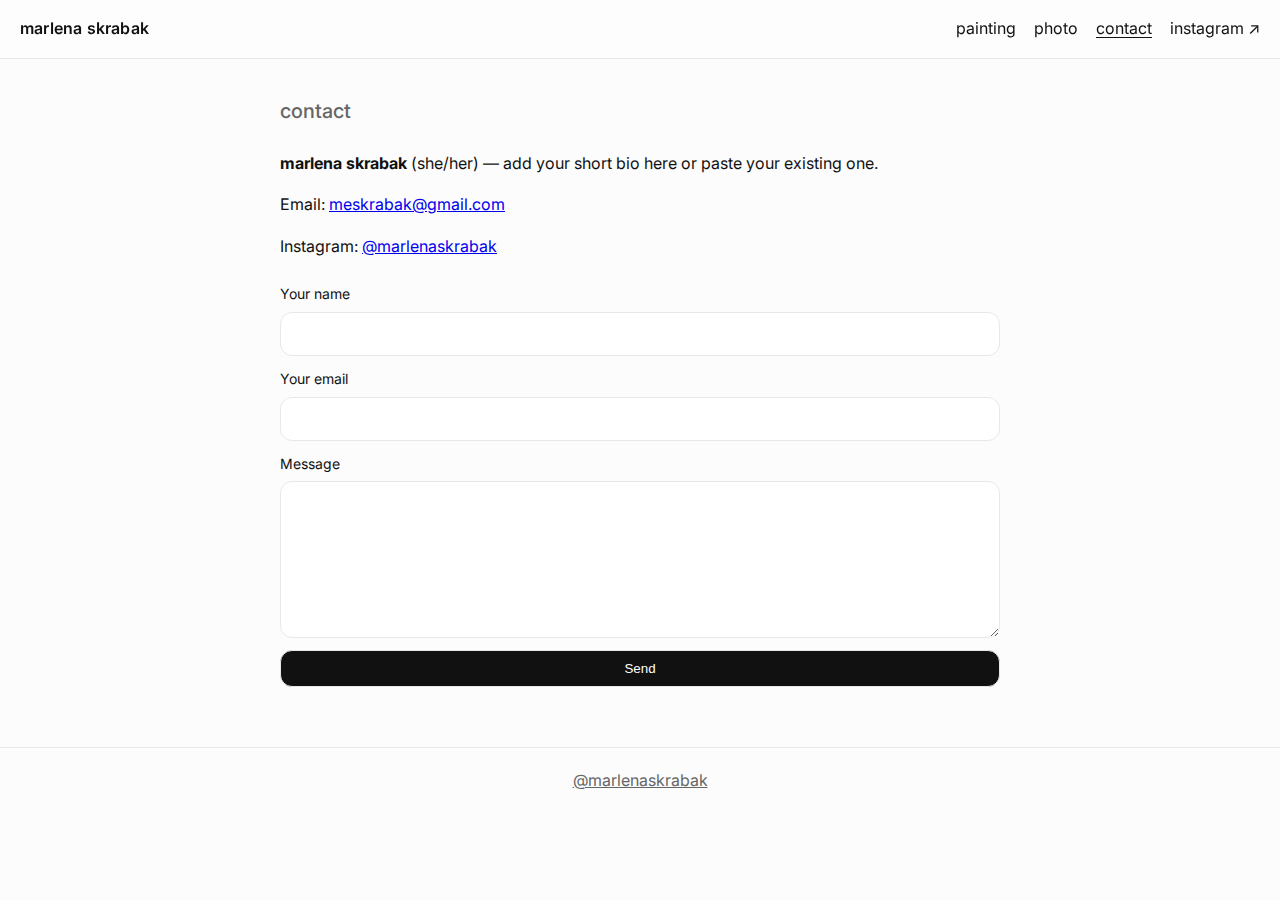
<file: marlena-free-site-format-style/contact.html>
<!DOCTYPE html>
<html lang="en">
<head>
  <meta charset="utf-8" />
  <meta name="viewport" content="width=device-width, initial-scale=1" />
  <title>contact — marlena skrabak</title>
  <link rel="preconnect" href="https://fonts.googleapis.com">
  <link rel="preconnect" href="https://fonts.gstatic.com" crossorigin>
  <link href="https://fonts.googleapis.com/css2?family=Inter:wght@300;400;500;700&display=swap" rel="stylesheet">
  <link rel="stylesheet" href="styles.css" />
</head>
<body>
  <a class="skip" href="#main">Skip to Content</a>
  <header class="site-header">
    <div class="brand"><a href="index.html">marlena skrabak</a></div>
    <nav class="nav">
      <button class="menu-toggle" aria-expanded="false" aria-controls="menu">Open Menu</button>
      <ul id="menu" class="menu">
        <li><a href="index.html">painting</a></li>
        <li><a href="photo.html">photo</a></li>
        <li><a class="active" href="contact.html">contact</a></li>
        <li><a href="https://instagram.com/marlenaskrabak" target="_blank" rel="noopener">instagram ↗</a></li>
      </ul>
    </nav>
  </header>

  <main id="main" class="content narrow">
    <h1 class="page-title">contact</h1>
    <p><strong>marlena skrabak</strong> (she/her) — add your short bio here or paste your existing one.</p>
    <p>Email: <a href="mailto:meskrabak@gmail.com">meskrabak@gmail.com</a></p>
    <p>Instagram: <a href="https://instagram.com/marlenaskrabak" target="_blank" rel="noopener">@marlenaskrabak</a></p>

    <form class="contact-form" name="contact" netlify>
      <input type="hidden" name="form-name" value="contact" />
      <label>
        Your name
        <input name="name" required />
      </label>
      <label>
        Your email
        <input type="email" name="email" required />
      </label>
      <label>
        Message
        <textarea name="message" rows="6" required></textarea>
      </label>
      <button type="submit">Send</button>
    </form>
  </main>

  <footer class="site-footer">
    <a href="https://instagram.com/marlenaskrabak" target="_blank" rel="noopener">@marlenaskrabak</a>
  </footer>

  <script src="script.js"></script>
</body>
</html>
</file>
<file: marlena-free-site-format-style/styles.css>
/* Base */
:root {
  --bg: #fcfcfc;
  --fg: #111;
  --muted: #666;
  --line: #e8e8e8;
  --gap: 20px;
}
* { box-sizing: border-box; }
html, body { margin: 0; padding: 0; }
body {
  font-family: Inter, system-ui, -apple-system, Segoe UI, Roboto, Helvetica, Arial, "Apple Color Emoji", "Segoe UI Emoji";
  background: var(--bg);
  color: var(--fg);
  line-height: 1.6;
  -webkit-font-smoothing: antialiased;
  text-rendering: optimizeLegibility;
}

/* Accessibility */
.skip { position: absolute; left: -9999px; top: auto; width: 1px; height: 1px; overflow: hidden; }
.skip:focus { position: static; width: auto; height: auto; padding: 8px 12px; background: #000; color: #fff; }

.visually-hidden { position: absolute !important; clip: rect(1px,1px,1px,1px); padding: 0 !important; border: 0 !important; height: 1px !important; width: 1px !important; overflow: hidden; }

/* Header */
.site-header {
  position: sticky; top: 0; z-index: 10;
  display: flex; align-items: center; justify-content: space-between;
  padding: 16px 20px; border-bottom: 1px solid var(--line);
  background: rgba(252,252,252,0.8); backdrop-filter: blur(6px);
}
.brand a { color: var(--fg); text-decoration: none; font-weight: 600; letter-spacing: .2px; }
.nav { display: flex; align-items: center; gap: 10px; }
.menu { display: flex; list-style: none; gap: 18px; margin: 0; padding: 0; }
.menu a { color: var(--fg); text-decoration: none; }
.menu a.active { text-decoration: underline; text-underline-offset: 3px; }
.menu-toggle { display:none; }

@media (max-width: 720px) {
  .menu-toggle { display: inline-block; border: 1px solid var(--line); background: white; padding: 6px 10px; border-radius: 8px; }
  .menu { display: none; position: absolute; top: 60px; right: 16px; background: white; border: 1px solid var(--line); padding: 12px; border-radius: 12px; flex-direction: column; }
  .menu.open { display: flex; }
}

/* Layout */
.content { padding: 24px 20px 60px; max-width: 1200px; margin: 0 auto; }
.content.narrow { max-width: 760px; }

.page-title { margin: 12px 0 24px; font-size: 20px; font-weight: 500; color: var(--muted); }

/* Carousel */
.carousel { position: relative; overflow: hidden; border-radius: 14px; border: 1px solid var(--line); }
.slides { display: grid; grid-auto-flow: column; grid-auto-columns: 100%; gap: 0; overflow: hidden; margin: 0; padding: 0; }
.slides li { list-style: none; height: min(72vh, 760px); display:flex; align-items: center; justify-content: center; background: #f6f6f6; }
.slides img { width: 100%; height: 100%; object-fit: contain; }
.carousel-btn { position: absolute; top: 50%; transform: translateY(-50%); border: 1px solid var(--line); background: white; border-radius: 999px; width: 42px; height: 42px; cursor: pointer; }
.carousel-btn.prev { left: 12px; }
.carousel-btn.next { right: 12px; }
.caption { text-align: center; color: var(--muted); margin-top: 10px; }

/* Statement */
.statement { margin-top: 28px; color: var(--fg); }
.statement p { margin: 0 0 14px; }

/* Masonry grid */
.masonry {
  column-count: 2;
  column-gap: var(--gap);
}
@media (min-width: 900px) { .masonry { column-count: 3; } }
.masonry .card { break-inside: avoid; margin: 0 0 var(--gap); border: 1px solid var(--line); border-radius: 14px; overflow: hidden; background: white; }
.card img { width: 100%; height: auto; display: block; }
.card .card-body { padding: 10px 12px; color: var(--muted); font-size: 14px; }

.series-nav { display: flex; flex-wrap: wrap; gap: 10px; margin-bottom: 14px; }
.series-nav a { border: 1px solid var(--line); padding: 6px 10px; border-radius: 999px; text-decoration: none; color: var(--fg); }
.series-nav a.active { background: #f2f2f2; }

/* Contact */
.contact-form { margin-top: 24px; display: grid; gap: 12px; }
.contact-form label { display: grid; gap: 6px; font-size: 14px; }
.contact-form input, .contact-form textarea {
  border: 1px solid var(--line); border-radius: 12px; padding: 10px 12px; font: inherit;
}
.contact-form button {
  border: 1px solid var(--line); background: #111; color: white; padding: 10px 14px; border-radius: 12px; cursor: pointer;
}

/* Footer */
.site-footer { border-top: 1px solid var(--line); padding: 20px; display:flex; gap:10px; align-items:center; justify-content:center; color: var(--muted); }
.site-footer a { color: inherit; }


/* Narrow, centered content similar to Format-style project pages */
.content-narrow { max-width: 980px; }

/* Stacked gallery (single column of large images with soft captions) */
.stacked-gallery { display: grid; gap: 26px; }
.stacked-gallery figure { margin: 0; }
.stacked-gallery img {
  width: 100%;
  height: auto;
  display: block;
  border-radius: 8px;
  background: #f6f6f6;
}
.stacked-gallery figcaption {
  text-align: center;
  font-size: 14px;
  color: var(--muted);
  margin-top: 8px;
}

/* Optional lightbox */
.lightbox-backdrop {
  position: fixed; inset: 0;
  background: rgba(0,0,0,.9);
  display: none;
  align-items: center; justify-content: center;
}
.lightbox-backdrop.open { display: flex; }
.lightbox-img { max-width: 92vw; max-height: 92vh; }
.lightbox-close {
  position: fixed; top: 16px; right: 16px;
  background: rgba(255,255,255,.1); color: white;
  border: 1px solid rgba(255,255,255,.3);
  border-radius: 999px; padding: 8px 12px; cursor: pointer;
}
</file>
